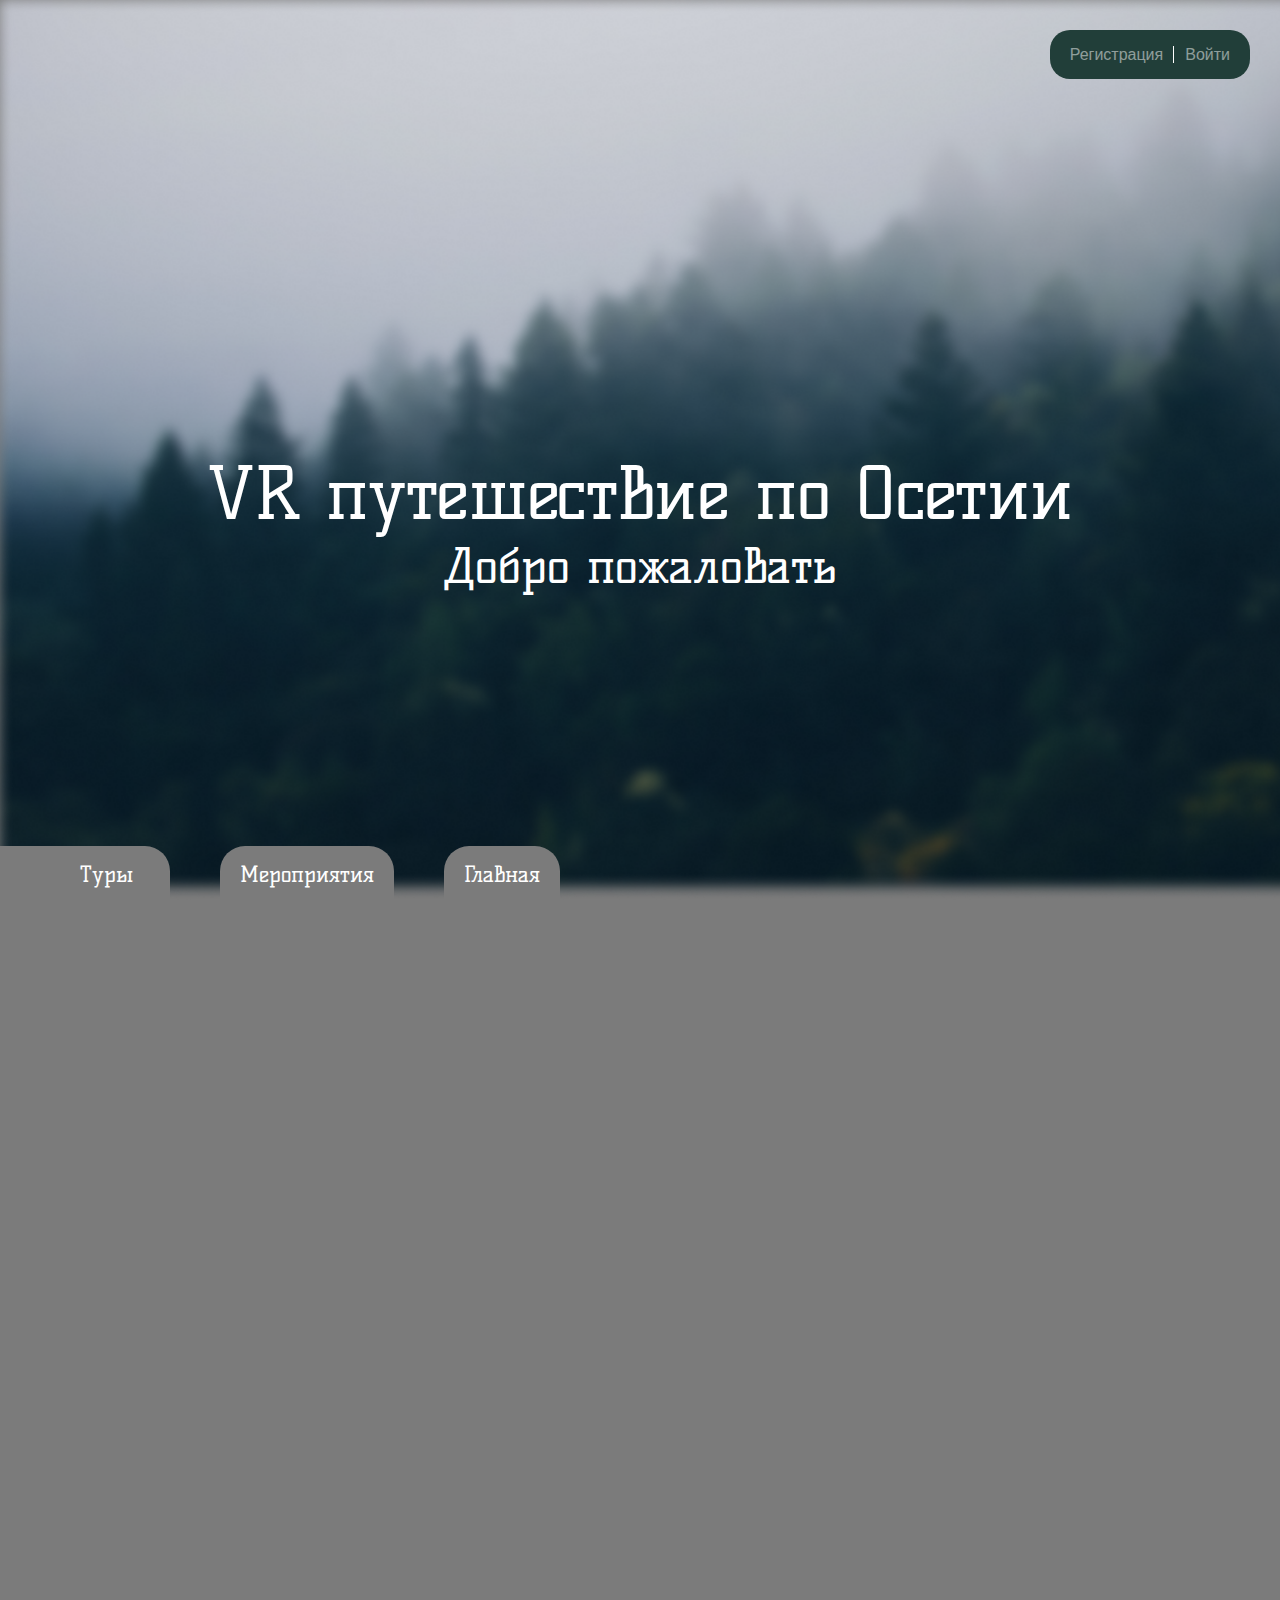
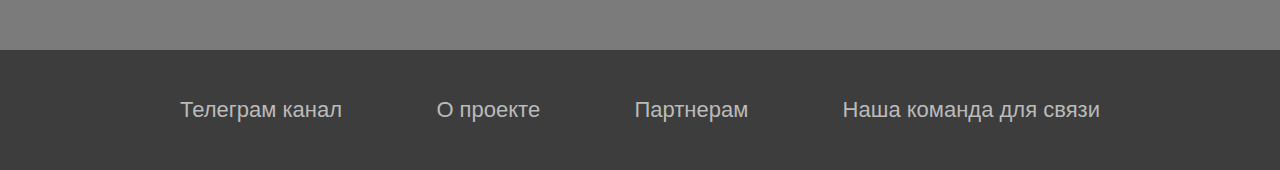
<file: index.html>
<!DOCTYPE html>
<html lang="en">

<head>
    <meta charset="UTF-8">
    <meta name="viewport" content="width=device-width, initial-scale=1.0">
    <link rel="stylesheet" href="assets/css/general.css">
    <link rel="stylesheet" href="assets/css/style.css">

    <!-- Kelly Slab Font -->
    <link rel="preconnect" href="https://fonts.googleapis.com">
    <link rel="preconnect" href="https://fonts.gstatic.com" crossorigin>
    <link href="https://fonts.googleapis.com/css2?family=Kelly+Slab&display=swap" rel="stylesheet">

    <title>Главная</title>

</head>

<body>
    <header>
        <div class="header-bg-img-container">
            <div class="header-menu-buttons">
                <a href="/registartion.html">Регистрация</a>
                <a href="/login.html">Войти</a>
            </div>
            <div class="header-info">
                <p class="header-title">VR путешествие по Осетии</p>
                <p class="header-text">Добро пожаловать</p>
            </div>
            <div class="header-menu">
                <ul>
                    <li><a href="/tours.html">Туры</a></li>
                    <li> <a href="/events.html">Мероприятия</a></li>
                    <li> <a href="/index.html">Главная</a></li>
                </ul>
            </div>
        </div>
    </header>

    <main>
        <div class="main-content">
            <div class="main-img">
                <a href="/landmark-monastir.html"><img src="assets/img/index-imgs/main-img1.jpeg" alt="main attraction img"></a>
                <div class="main-img-descr">
                    <p class="main-img-title">Мужской монастырь</p>
                    <p class="main-img-text">Самая высокогорная православная обитель на территории России. Монастырь был создан 19 апреля 2000 года в Беслане в бывшей гостинице для машинистов поездов.</p>
                </div>
            </div>
            <div class="main-content-attraction-container">
                <a href="/landmark-lavochka.html" class="main-content-attraction-item">
                    <img src="/assets/img/index-imgs/main-img2.jpeg" alt="side attraction img">
                    <div class="attraction-item-descr">
                        <p class="attraction-item-title">Лавочка счастья</p>
                        <p class="attraction-item-text">Это место представляет собой завораживающую панораму заснеженных вершин Главного Кавказского хребта, а внизу слева виднеется река Фиагдон и поселок Верхний Фиагдон.</p>
                    </div>
                </a>
                <a href="/landmark-uastirdzhi.html" class="main-content-attraction-item">
                    <img src="/assets/img/index-imgs/main-img3.jpeg" alt="side attraction img">
                    <div class="attraction-item-descr">
                        <p class="attraction-item-title">Уастырджи</p>
                        <p class="attraction-item-text">Уастырджи имел волшебную силу, мог воскрешать умерших и даже принимать самый разный облик. Согласно сказаниям Уастырджи имел двух жен.</p>
                    </div>
                </a>
                <a href="/landmark-svyatilishe.html" class="main-content-attraction-item">
                    <img src="/assets/img/index-imgs/main-img4.jpeg" alt="side attraction img">
                    <div class="attraction-item-descr">
                        <p class="attraction-item-title">Святилище Реком</p>
                        <p class="attraction-item-text">Одно из древнейших и самое почитаемое в Северной Осетии святилище, расположенное близ Цея, на высоте около 3 км над уровнем моря — это святилище Реком.</p>
                    </div>
                </a>
            </div>
        </div>
    </main>
    <footer>
        <a href="">Телеграм канал</a>
        <a href="">О проекте</a>
        <a href="">Партнерам</a>
        <a href="">Наша команда для связи</a>
    </footer>
    <script src="assets/js/stickyHeader.js"></script>
    <script src="assets/js/appearanceElements.js"></script>
    <script src="assets/js/scrollToTop.js"></script>
</body>

</html>
</file>
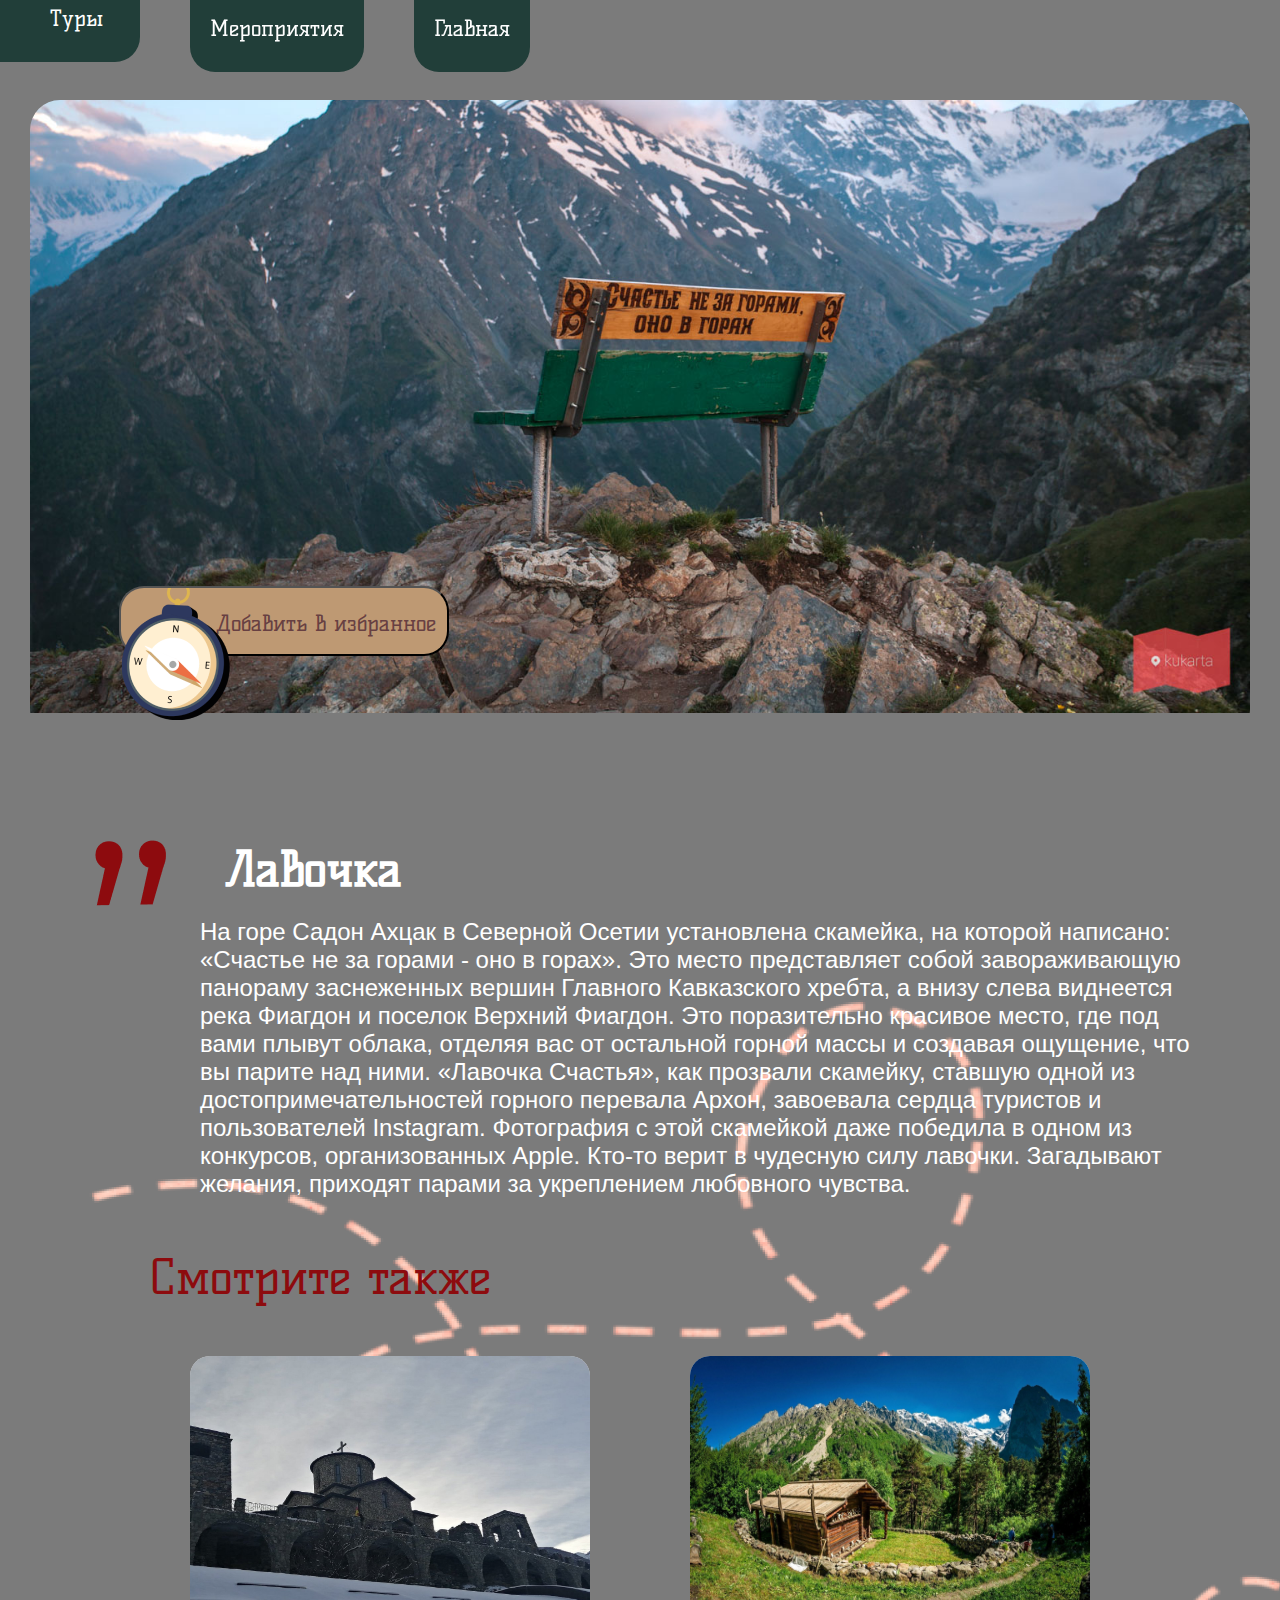
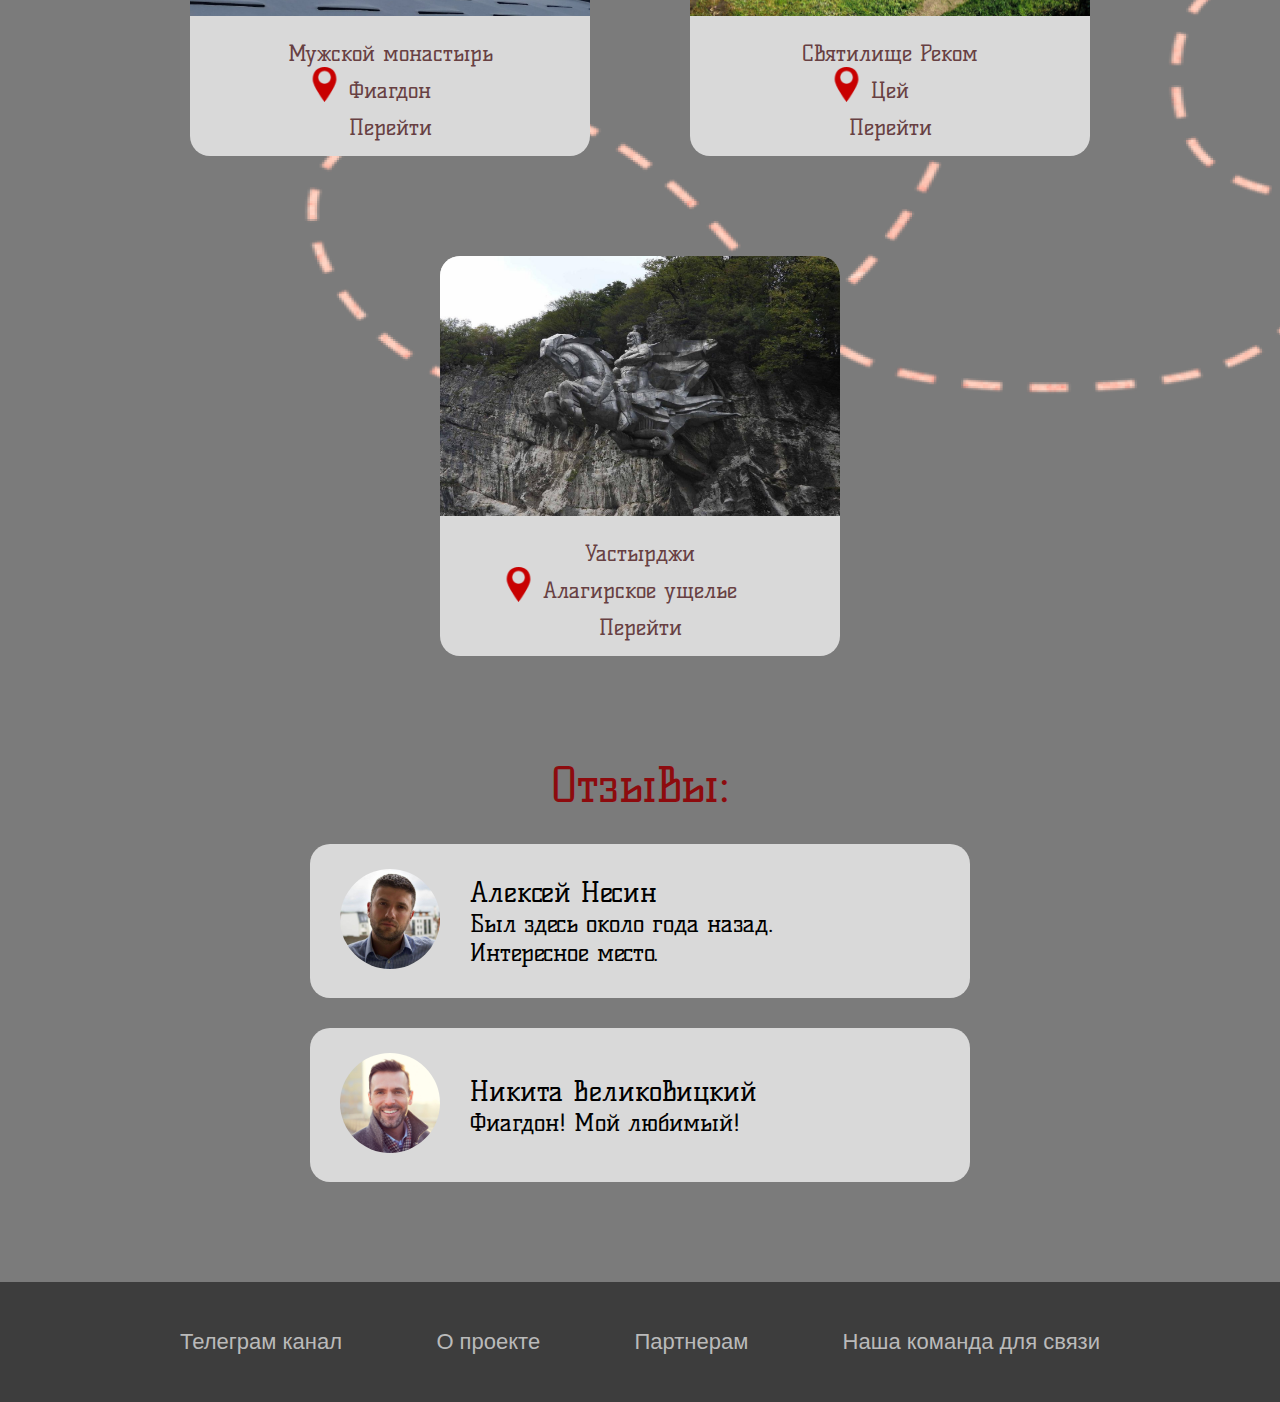
<file: landmark-lavochka.html>
<!DOCTYPE html>
<html lang="en">

<head>
    <meta charset="UTF-8">
    <meta name="viewport" content="width=device-width, initial-scale=1.0">
    <link rel="stylesheet" href="assets/css/landmark.css">
    <link rel="stylesheet" href="assets/css/general.css">

    <!-- Kelly Slab Font -->
    <link rel="preconnect" href="https://fonts.googleapis.com">
    <link rel="preconnect" href="https://fonts.gstatic.com" crossorigin>
    <link href="https://fonts.googleapis.com/css2?family=Kelly+Slab&display=swap" rel="stylesheet">

    <title>Лавочка счастья</title>
</head>

<body>
    <header>
        <div class="header-menu">
            <ul>
                <li><a href="/tours.html">Туры</a></li>
                <li> <a href="/events.html">Мероприятия</a></li>
                <li> <a href="/index.html">Главная</a></li>
            </ul>
        </div>
    </header>
    <main>
        <div class='landmark-img-container lavochka-container'>
            <img src='assets/img/landmark-imgs/lavochka1.jpg' alt='landmark img' />
            <button class='add-favorite-button'>
                <p>Добавить в избранное</p>
            </button>
        </div>
        <div class='landmark-info'>
            <h3 class='landmark-title'>Лавочка</h3>
            <p class='landmark-text'>На горе Садон Ахцак в Северной Осетии установлена скамейка, на которой написано: «Счастье не за горами - оно в горах». Это место представляет собой завораживающую панораму заснеженных вершин Главного Кавказского хребта, а внизу слева виднеется река Фиагдон и поселок Верхний Фиагдон.
                Это поразительно красивое место, где под вами плывут облака, отделяя вас от остальной горной массы и создавая ощущение, что вы парите над ними.
                «Лавочка Счастья», как прозвали скамейку, ставшую одной из достопримечательностей горного перевала Архон, завоевала сердца туристов и пользователей Instagram. Фотография с этой скамейкой даже победила в одном из конкурсов, организованных Apple.
                Кто-то верит в чудесную силу лавочки. Загадывают желания, приходят парами за укреплением любовного чувства.
            </p>
        </div>
        <img src='assets/img/landmark-imgs/background-routes.png' alt='background img' class='background-img-routes' />
        <div class='recomendations'>
            <p class='recomendations-title'>Смотрите также</p>
            <div class='recomendations-content'>
                <div class='recomendations-item'>
                    <img src='/assets/img/landmark-imgs/monastir1.jpeg' alt='' />
                    <div class='recomendations-item-info'>
                        <p class='recomendations-item-name'>Мужской монастырь</p>
                        <p class='recomendations-item-adress'>Фиагдон</p>
                        <a href="/landmark-monastir.html">Перейти</a>
                    </div>
                </div>
                <div class='recomendations-item'>
                    <img src='/assets/img/landmark-imgs/attraction-img4.jpeg' alt='' />
                    <div class='recomendations-item-info'>
                        <p class='recomendations-item-name'>Святилище Реком</p>
                        <p class='recomendations-item-adress'>Цей</p>
                        <a href="/landmark-svyatilishe.html">Перейти</a>
                    </div>
                </div>
                <div class='recomendations-item'>
                    <img src='/assets/img/landmark-imgs/attraction-img3.jpeg' alt='' />
                    <div class='recomendations-item-info'>
                        <p class='recomendations-item-name'>Уастырджи</p>
                        <p class='recomendations-item-adress'>Алагирское ущелье</p>
                        <a href="/landmark-uastirdzhi.html">Перейти</a>
                    </div>
                </div>
            </div>
            <div class="feedback">
                <p class="feedback-title">Отзывы:</p>
                <div class="feedback-item">
                    <div class="feedback-photo">
                        <img src="/assets/img/landmark-imgs/avatar1.jpg" alt="avatar">
                    </div>
                    <div class="feedback-info">
                        <p class="feedback-name">Алексей Несин</p>
                        <p class="feedback-text">Был здесь около года назад. Интересное место.</p>
                    </div>
                </div>
                <div class="feedback-item">
                    <div class="feedback-photo">
                        <img src="/assets/img/landmark-imgs/avatar2.jpg" alt="avatar">
                    </div>
                    <div class="feedback-info">
                        <p class="feedback-name">Никита Великовицкий</p>
                        <p class="feedback-text">Фиагдон! Мой любимый!</p>
                    </div>
                </div>
            </div>
    </main>
    <footer>
        <a href="">Телеграм канал</a>
        <a href="">О проекте</a>
        <a href="">Партнерам</a>
        <a href="">Наша команда для связи</a>
    </footer>
</body>

</html>
</file>
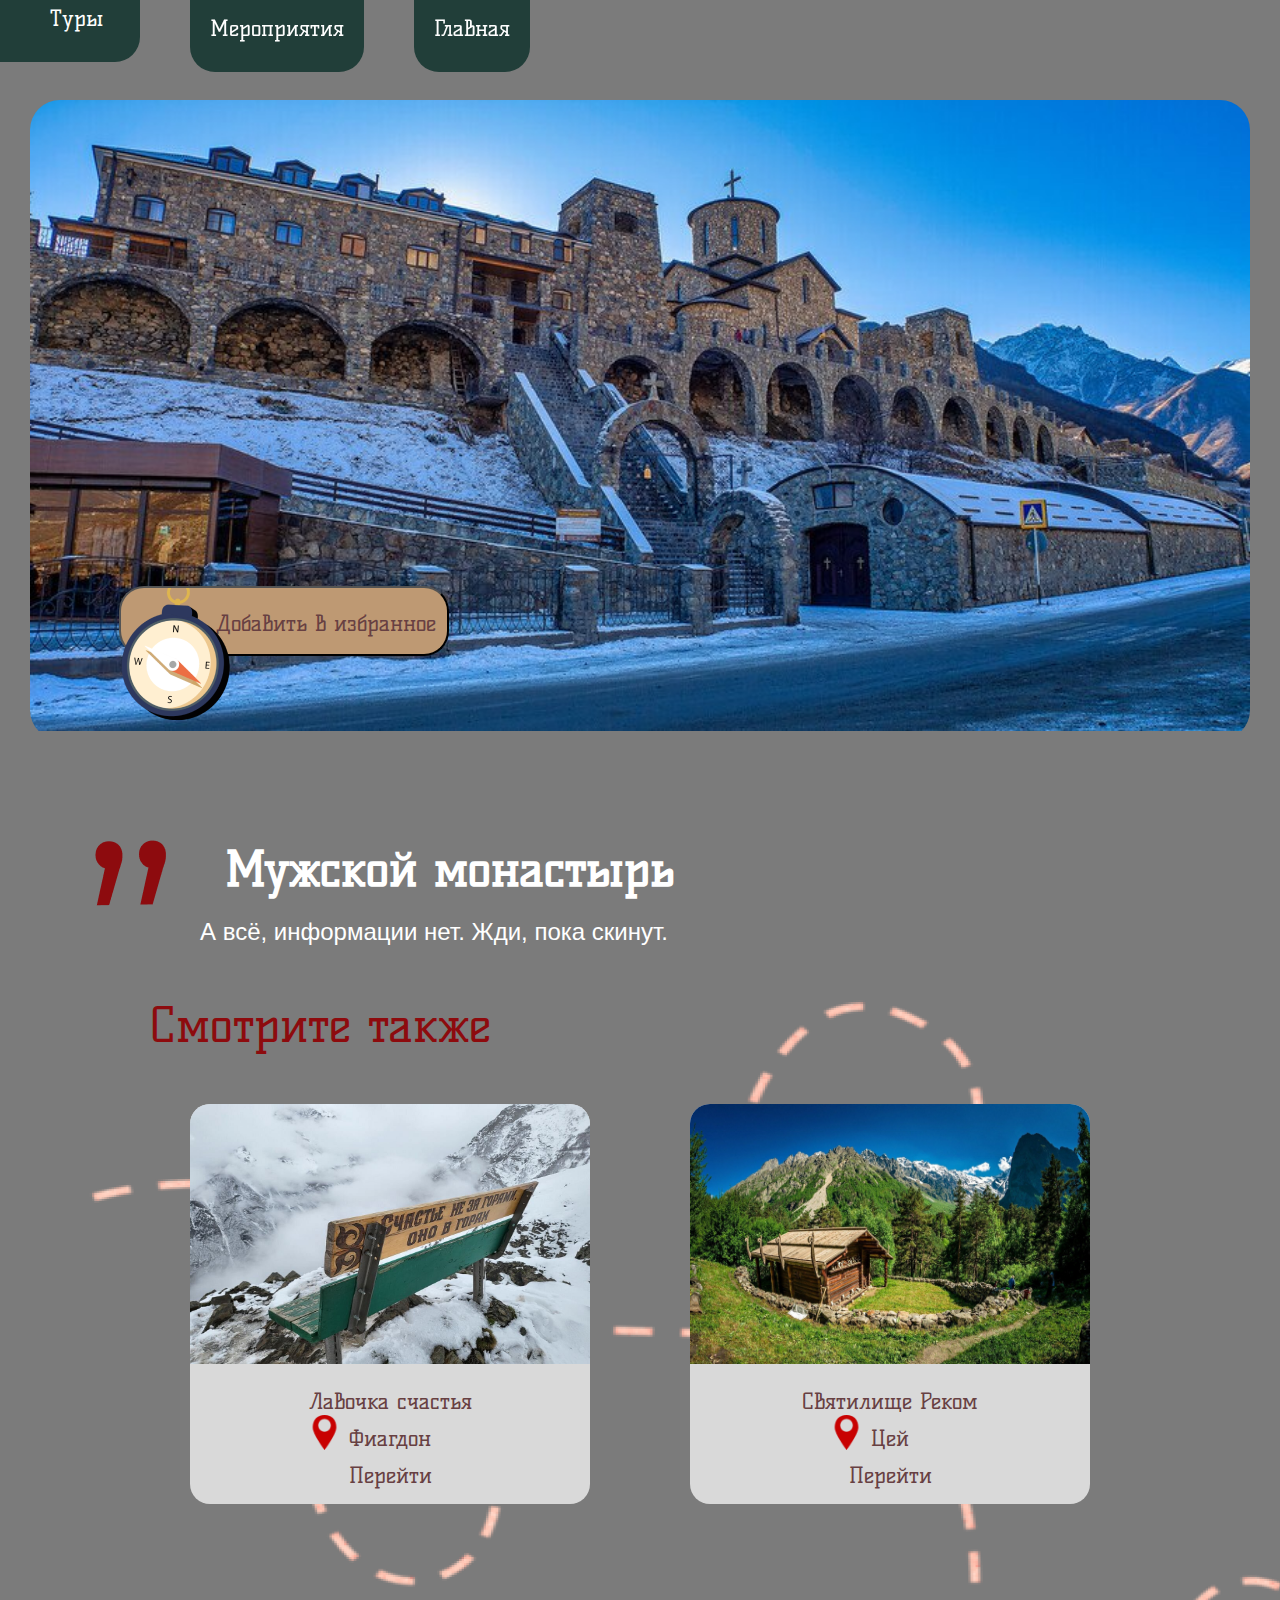
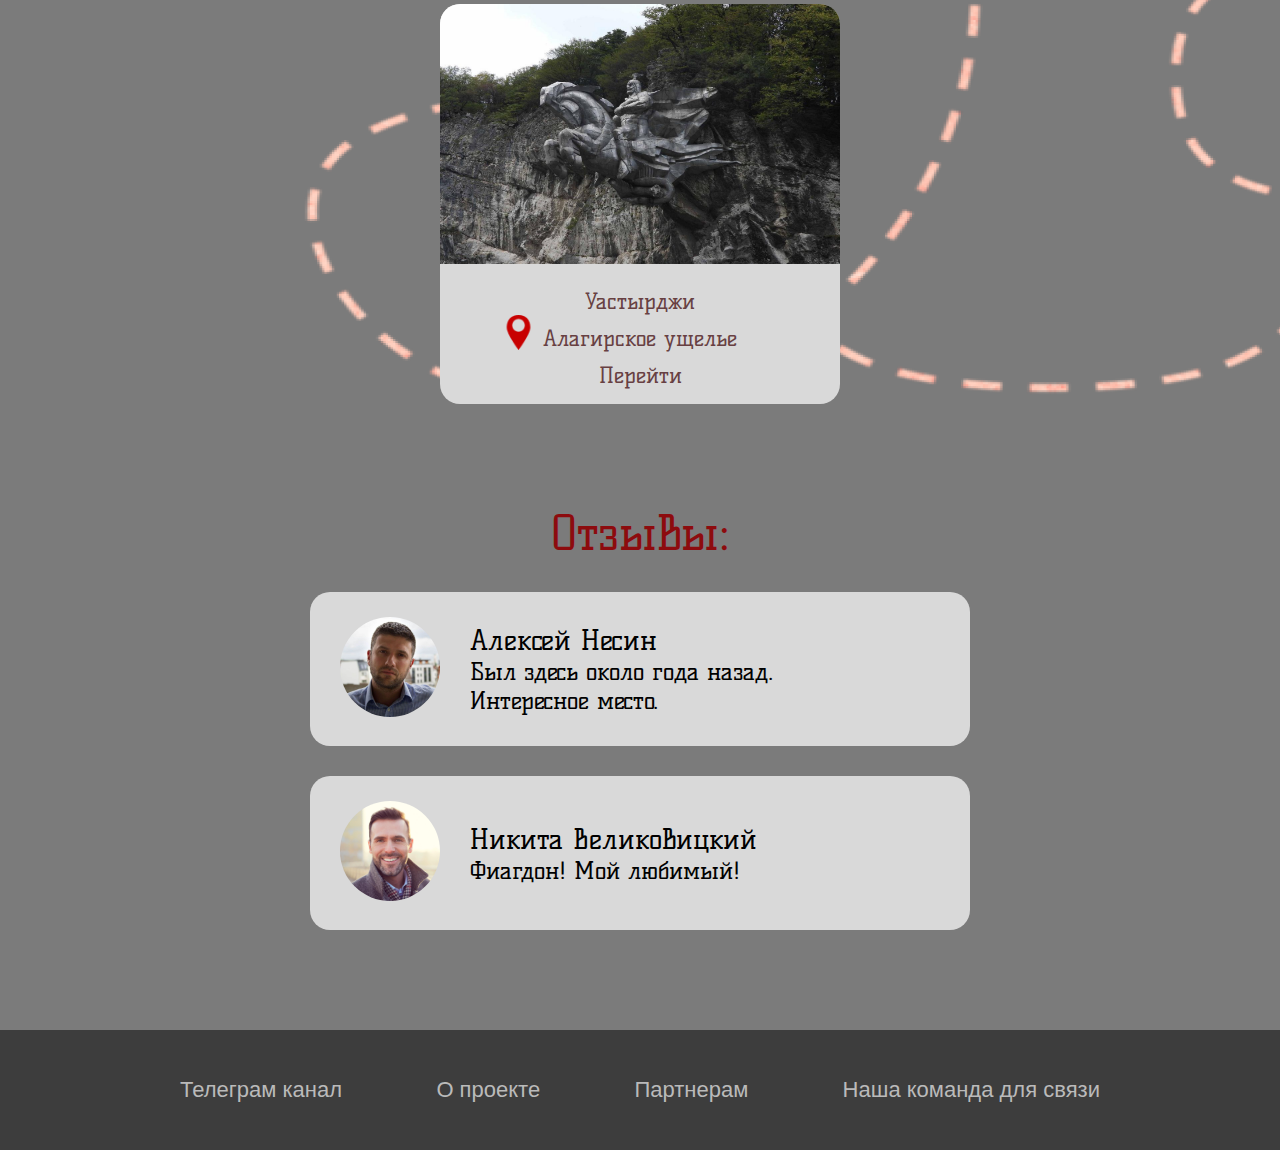
<file: landmark-monastir.html>
<!DOCTYPE html>
<html lang="en">

<head>
    <meta charset="UTF-8">
    <meta name="viewport" content="width=device-width, initial-scale=1.0">
    <link rel="stylesheet" href="assets/css/landmark.css">
    <link rel="stylesheet" href="assets/css/general.css">
    
    <!-- Kelly Slab Font -->
    <link rel="preconnect" href="https://fonts.googleapis.com">
    <link rel="preconnect" href="https://fonts.gstatic.com" crossorigin>
    <link href="https://fonts.googleapis.com/css2?family=Kelly+Slab&display=swap" rel="stylesheet">
    
    <title>Мужской монастырь</title>
</head>

<body>
    <header>
        <div class="header-menu">
            <ul>
                <li><a href="/tours.html">Туры</a></li>
                <li> <a href="/events.html">Мероприятия</a></li>
                <li> <a href="/index.html">Главная</a></li>
            </ul>
        </div>
    </header>
    <main>
        <div class='landmark-img-container'>
            <img src='assets/img/landmark-imgs/monastir.jpeg' alt='landmark img' />
            <button class='add-favorite-button'>
                <p>Добавить в избранное</p>
            </button>
        </div>
        <div class='landmark-info'>
            <h3 class='landmark-title'>Мужской монастырь</h3>
            <p class='landmark-text'>А всё, информации нет. Жди, пока скинут.</p>
        </div>
        <img src='assets/img/landmark-imgs/background-routes.png' alt='background img' class='background-img-routes' />
        <div class='recomendations'>
            <p class='recomendations-title'>Смотрите также</p>
            <div class='recomendations-content'>
                <div class='recomendations-item'>
                    <img src='/assets/img/landmark-imgs/attraction-img2.jpeg' alt='' />
                    <div class='recomendations-item-info'>
                        <p class='recomendations-item-name'>Лавочка счастья</p>
                        <p class='recomendations-item-adress'>Фиагдон</p>
                        <a href="">Перейти</a>
                    </div>
                </div>
                <div class='recomendations-item'>
                    <img src='/assets/img/landmark-imgs/attraction-img4.jpeg' alt='' />
                    <div class='recomendations-item-info'>
                        <p class='recomendations-item-name'>Святилище Реком</p>
                        <p class='recomendations-item-adress'>Цей</p>
                        <a href="">Перейти</a>
                    </div>
                </div>
                <div class='recomendations-item'>
                    <img src='/assets/img/landmark-imgs/attraction-img3.jpeg' alt='' />
                    <div class='recomendations-item-info'>
                        <p class='recomendations-item-name'>Уастырджи</p>
                        <p class='recomendations-item-adress'>Алагирское ущелье</p>
                        <a href="">Перейти</a>
                    </div>
                </div>
            </div>
            <div class="feedback">
                <p class="feedback-title">Отзывы:</p>
                <div class="feedback-item">
                    <div class="feedback-photo">
                        <img src="/assets/img/landmark-imgs/avatar1.jpg" alt="avatar">
                    </div>
                    <div class="feedback-info">
                        <p class="feedback-name">Алексей Несин</p>
                        <p class="feedback-text">Был здесь около года назад. Интересное место.</p>
                    </div>
                </div>
                <div class="feedback-item">
                    <div class="feedback-photo">
                        <img src="/assets/img/landmark-imgs/avatar2.jpg" alt="avatar">
                    </div>
                    <div class="feedback-info">
                        <p class="feedback-name">Никита Великовицкий</p>
                        <p class="feedback-text">Фиагдон! Мой любимый!</p>
                    </div>
                </div>
            </div>
        </main>
        <footer>
            <a href="">Телеграм канал</a>
            <a href="">О проекте</a>
            <a href="">Партнерам</a>
            <a href="">Наша команда для связи</a>
        </footer>
    </body>

</html>
</file>
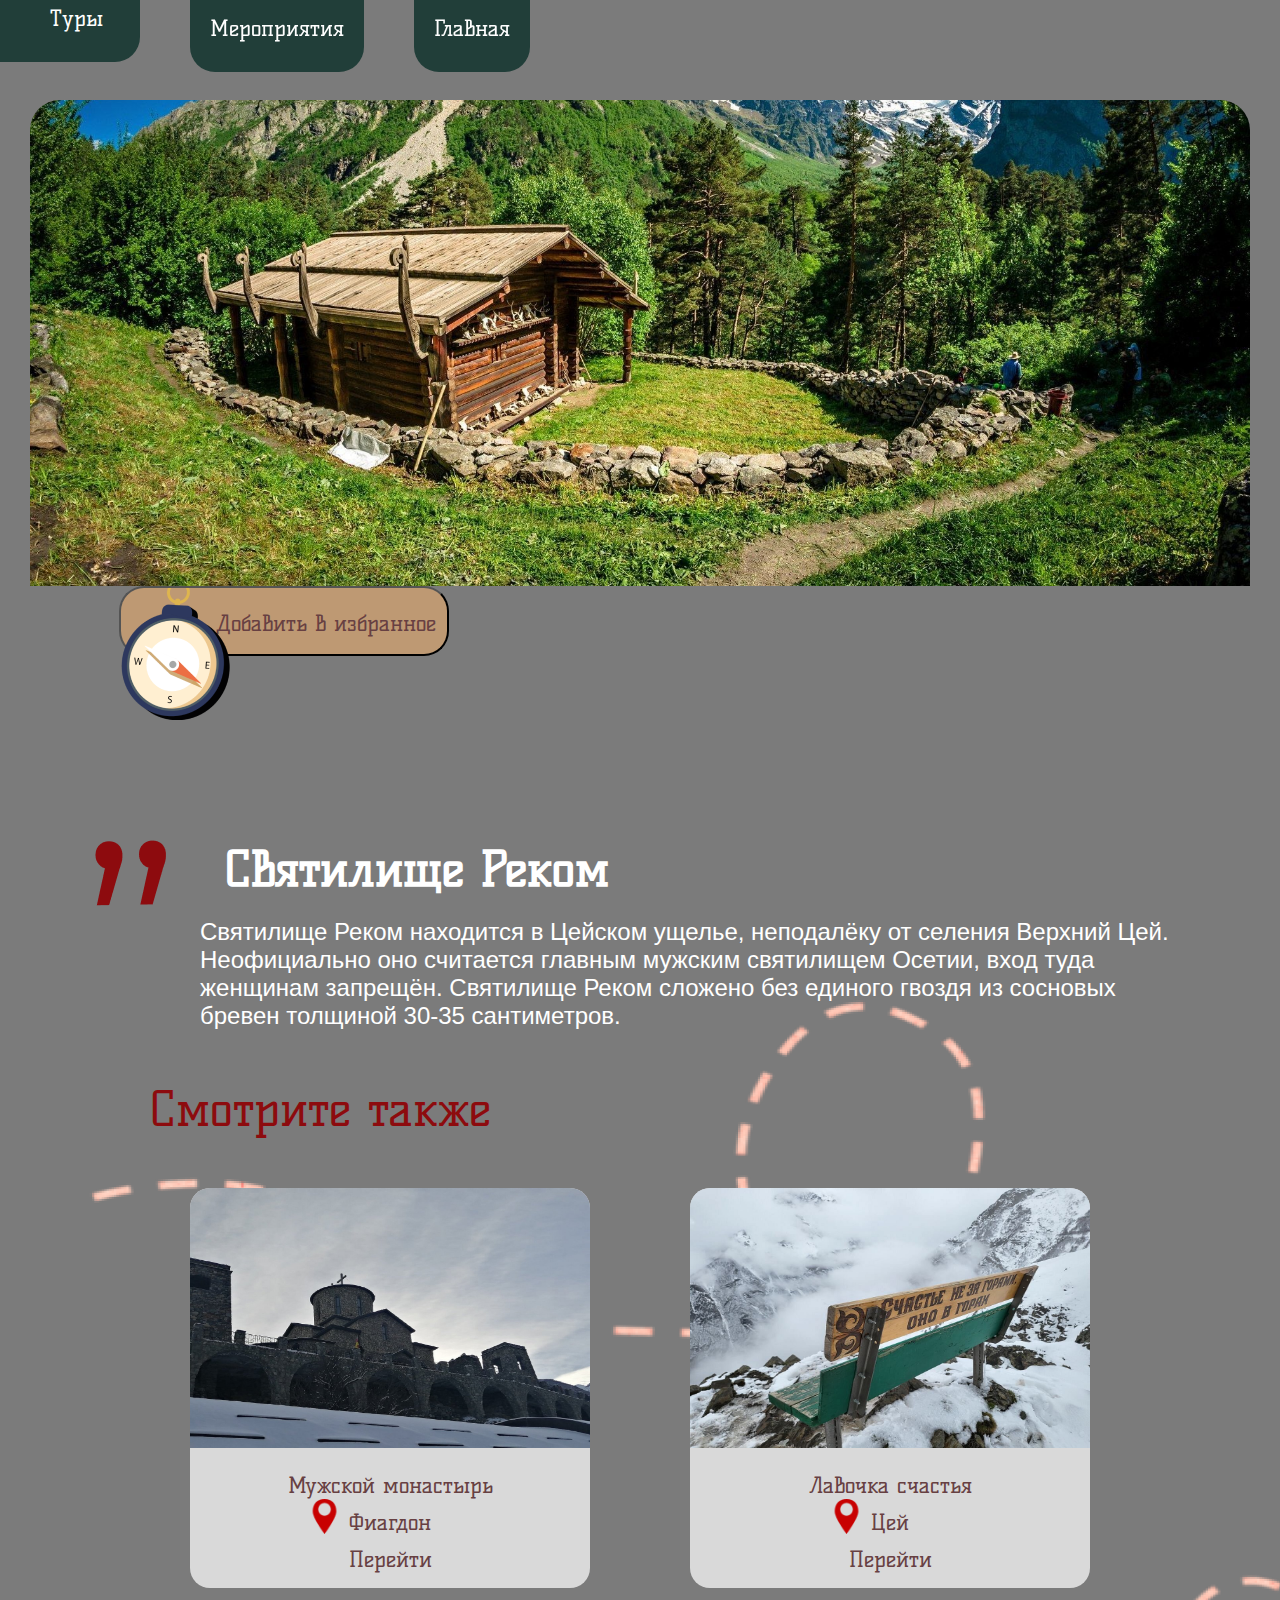
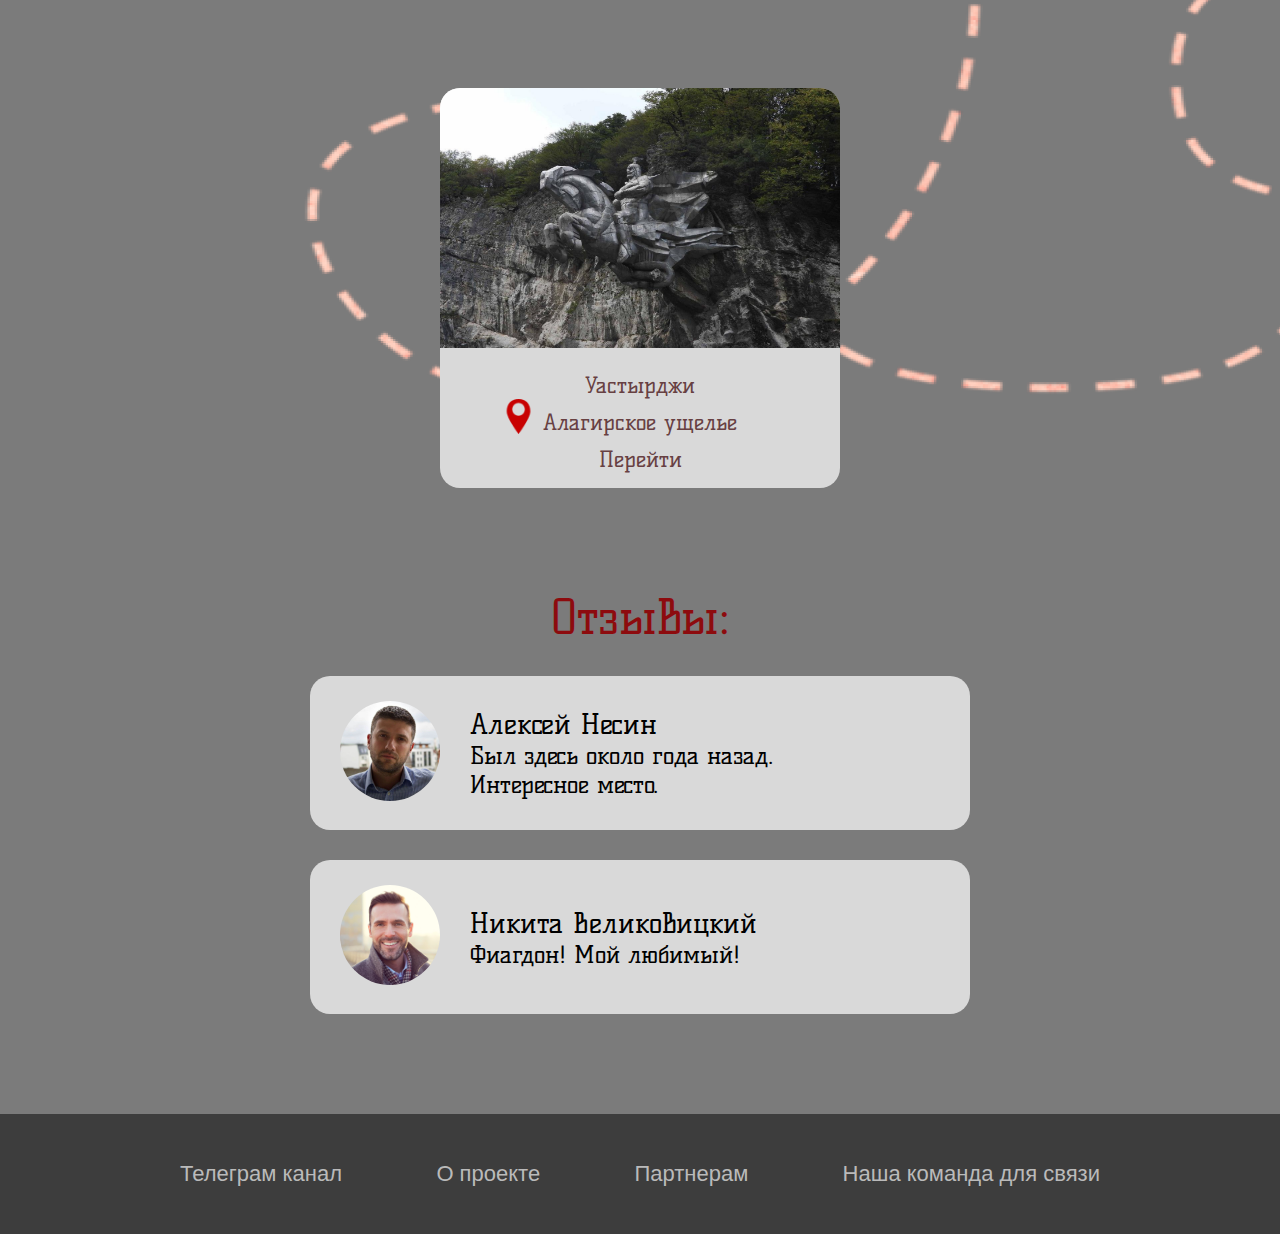
<file: landmark-svyatilishe.html>
<!DOCTYPE html>
<html lang="en">

<head>
    <meta charset="UTF-8">
    <meta name="viewport" content="width=device-width, initial-scale=1.0">
    <link rel="stylesheet" href="assets/css/landmark.css">
    <link rel="stylesheet" href="assets/css/general.css">

    <!-- Kelly Slab Font -->
    <link rel="preconnect" href="https://fonts.googleapis.com">
    <link rel="preconnect" href="https://fonts.gstatic.com" crossorigin>
    <link href="https://fonts.googleapis.com/css2?family=Kelly+Slab&display=swap" rel="stylesheet">

    <title>Святилище Реком</title>
</head>

<body>
    <header>
        <div class="header-menu">
            <ul>
                <li><a href="/tours.html">Туры</a></li>
                <li> <a href="/events.html">Мероприятия</a></li>
                <li> <a href="/index.html">Главная</a></li>
            </ul>
        </div>
    </header>
    <main>
        <div class='landmark-img-container lavochka-container'>
            <img src='assets/img/landmark-imgs/svyatilishe.jpeg' alt='landmark img' />
            <button class='add-favorite-button'>
                <p>Добавить в избранное</p>
            </button>
        </div>
        <div class='landmark-info'>
            <h3 class='landmark-title'>Святилище Реком</h3>
            <p class='landmark-text'>
                Святилище Реком находится в Цейском ущелье, неподалёку от селения Верхний Цей. Неофициально оно считается главным мужским святилищем Осетии, вход туда женщинам запрещён. Святилище Реком сложено без единого гвоздя из сосновых бревен толщиной 30-35 сантиметров.
            </p>
        </div>
        <img src='assets/img/landmark-imgs/background-routes.png' alt='background img' class='background-img-routes' />
        <div class='recomendations'>
            <p class='recomendations-title'>Смотрите также</p>
            <div class='recomendations-content'>
                <div class='recomendations-item'>
                    <img src='/assets/img/landmark-imgs/monastir1.jpeg' alt='' />
                    <div class='recomendations-item-info'>
                        <p class='recomendations-item-name'>Мужской монастырь</p>
                        <p class='recomendations-item-adress'>Фиагдон</p>
                        <a href="/landmark-monastir.html">Перейти</a>
                    </div>
                </div>
                <div class='recomendations-item'>
                    <img src='/assets/img/landmark-imgs/lavochka.jpeg' alt='' />
                    <div class='recomendations-item-info'>
                        <p class='recomendations-item-name'>Лавочка счастья</p>
                        <p class='recomendations-item-adress'>Цей</p>
                        <a href="/landmark-lavochka.html">Перейти</a>
                    </div>
                </div>
                <div class='recomendations-item'>
                    <img src='/assets/img/landmark-imgs/attraction-img3.jpeg' alt='' />
                    <div class='recomendations-item-info'>
                        <p class='recomendations-item-name'>Уастырджи</p>
                        <p class='recomendations-item-adress'>Алагирское ущелье</p>
                        <a href="/landmark-uastirdzhi.html">Перейти</a>
                    </div>
                </div>
            </div>
            <div class="feedback">
                <p class="feedback-title">Отзывы:</p>
                <div class="feedback-item">
                    <div class="feedback-photo">
                        <img src="/assets/img/landmark-imgs/avatar1.jpg" alt="avatar">
                    </div>
                    <div class="feedback-info">
                        <p class="feedback-name">Алексей Несин</p>
                        <p class="feedback-text">Был здесь около года назад. Интересное место.</p>
                    </div>
                </div>
                <div class="feedback-item">
                    <div class="feedback-photo">
                        <img src="/assets/img/landmark-imgs/avatar2.jpg" alt="avatar">
                    </div>
                    <div class="feedback-info">
                        <p class="feedback-name">Никита Великовицкий</p>
                        <p class="feedback-text">Фиагдон! Мой любимый!</p>
                    </div>
                </div>
            </div>
    </main>
    <footer>
        <a href="">Телеграм канал</a>
        <a href="">О проекте</a>
        <a href="">Партнерам</a>
        <a href="">Наша команда для связи</a>
    </footer>
</body>

</html>
</file>
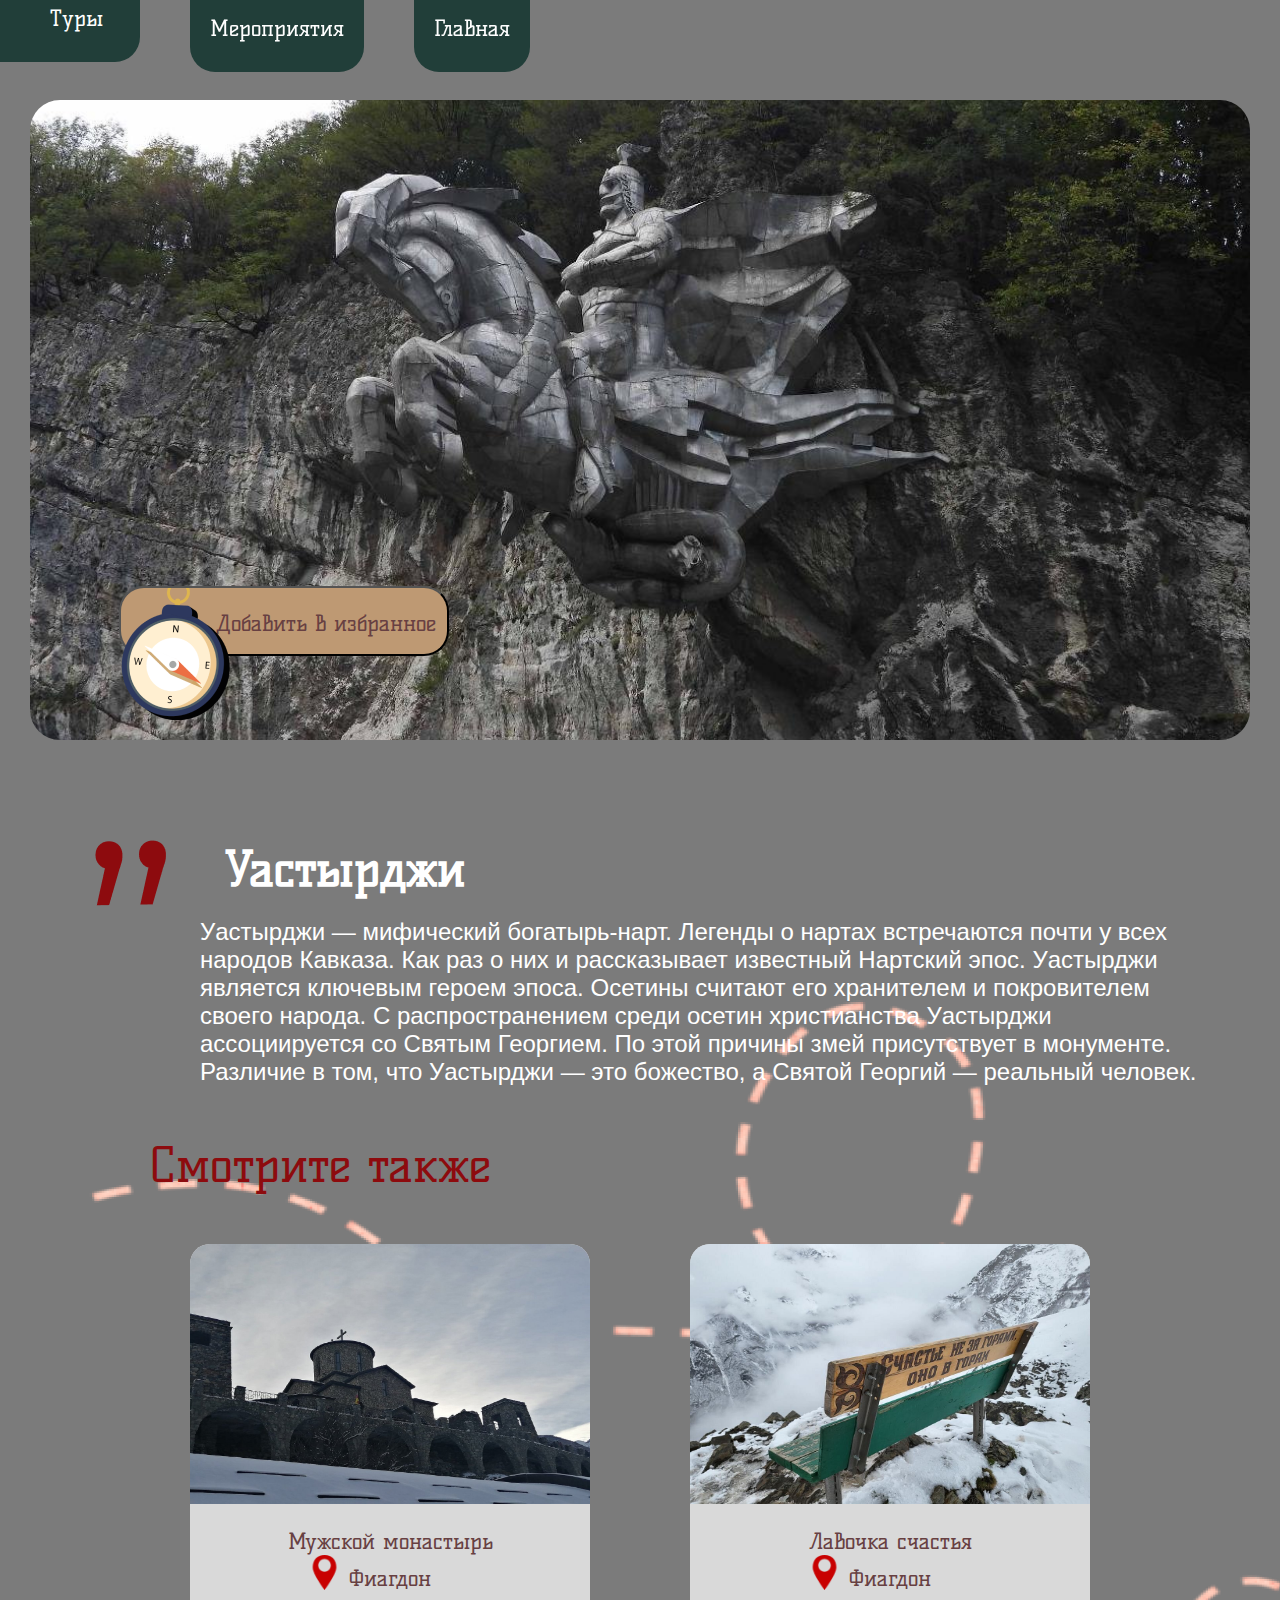
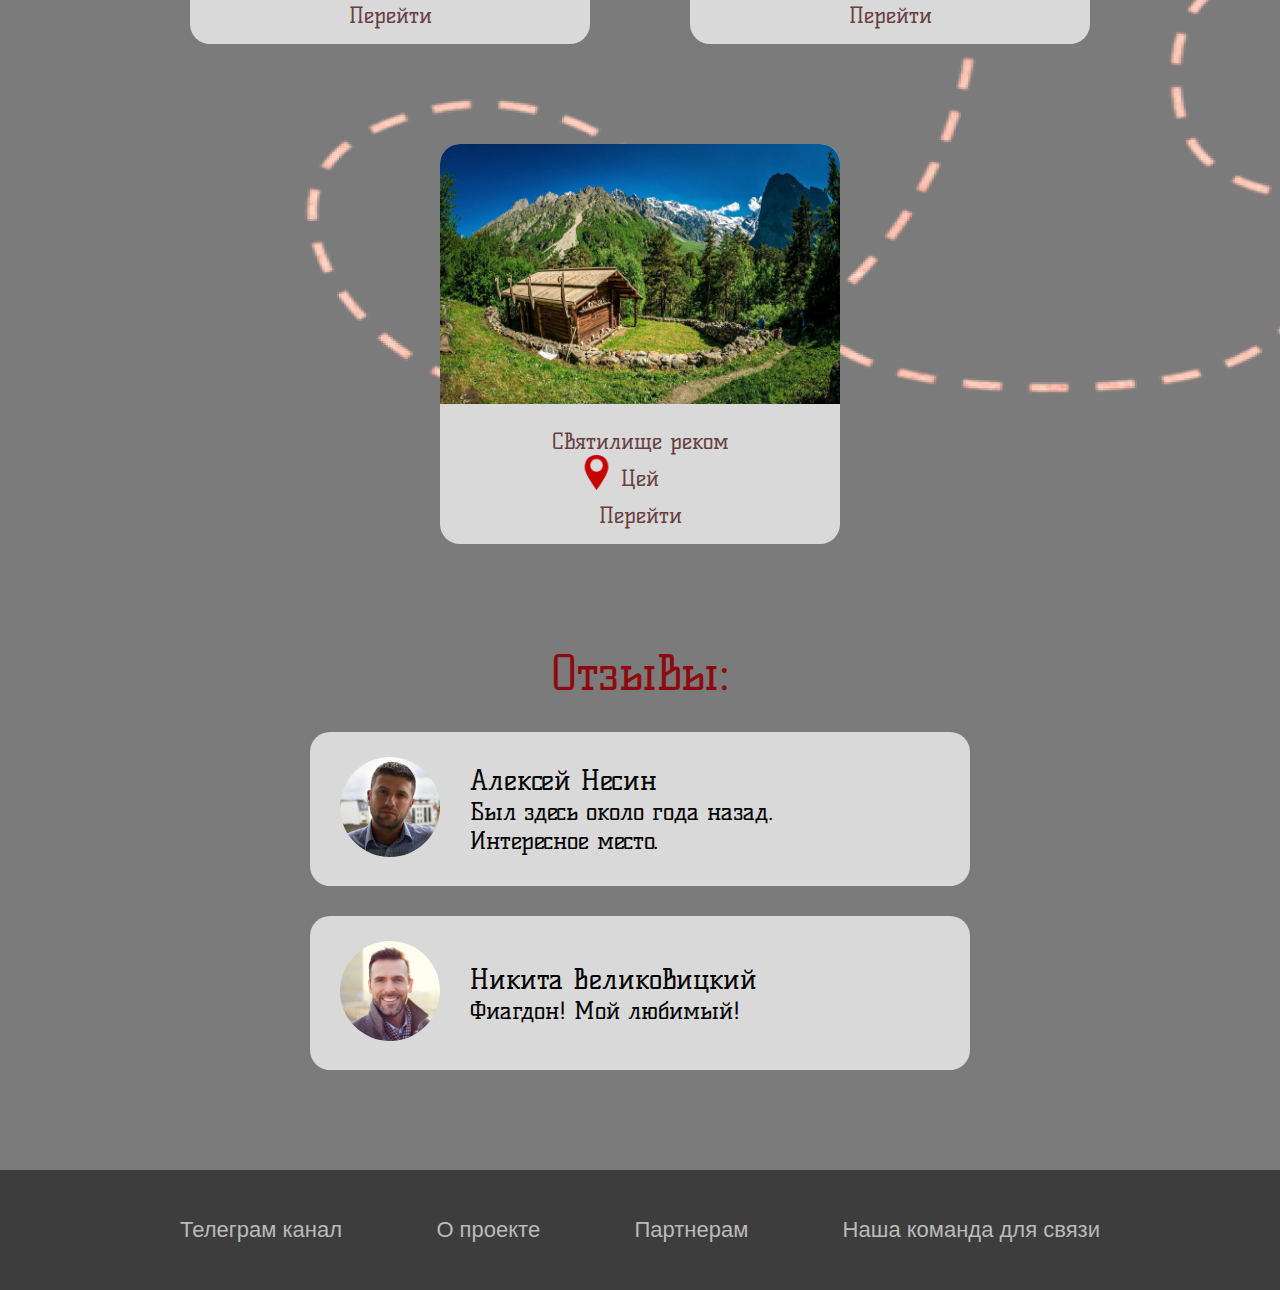
<file: landmark-uastirdzhi.html>
<!DOCTYPE html>
<html lang="en">

<head>
    <meta charset="UTF-8">
    <meta name="viewport" content="width=device-width, initial-scale=1.0">
    <link rel="stylesheet" href="assets/css/landmark.css">
    <link rel="stylesheet" href="assets/css/general.css">

    <!-- Kelly Slab Font -->
    <link rel="preconnect" href="https://fonts.googleapis.com">
    <link rel="preconnect" href="https://fonts.gstatic.com" crossorigin>
    <link href="https://fonts.googleapis.com/css2?family=Kelly+Slab&display=swap" rel="stylesheet">

    <title>Уастырджи</title>
</head>

<body>
    <header>
        <div class="header-menu">
            <ul>
                <li><a href="/tours.html">Туры</a></li>
                <li> <a href="/events.html">Мероприятия</a></li>
                <li> <a href="/index.html">Главная</a></li>
            </ul>
        </div>
    </header>
    <main>
        <div class='landmark-img-container lavochka-container'>
            <img src='assets/img/landmark-imgs/uastirdzhi2.jpeg' alt='landmark img' />
            <button class='add-favorite-button'>
                <p>Добавить в избранное</p>
            </button>
        </div>
        <div class='landmark-info'>
            <h3 class='landmark-title'>Уастырджи</h3>
            <p class='landmark-text'>
                Уастырджи — мифический богатырь-нарт. Легенды о нартах встречаются почти у всех народов Кавказа. Как раз о них и рассказывает известный Нартский эпос. Уастырджи является ключевым героем эпоса. Осетины считают его хранителем и покровителем своего народа.
                С распространением среди осетин христианства Уастырджи ассоциируется со Святым Георгием. По этой причины змей присутствует в монументе. Различие в том, что Уастырджи — это божество, а Святой Георгий — реальный человек.
            </p>
        </div>
        <img src='assets/img/landmark-imgs/background-routes.png' alt='background img' class='background-img-routes' />
        <div class='recomendations'>
            <p class='recomendations-title'>Смотрите также</p>
            <div class='recomendations-content'>
                <div class='recomendations-item'>
                    <img src='/assets/img/landmark-imgs/monastir1.jpeg' alt='' />
                    <div class='recomendations-item-info'>
                        <p class='recomendations-item-name'>Мужской монастырь</p>
                        <p class='recomendations-item-adress'>Фиагдон</p>
                        <a href="/landmark-monastir.html">Перейти</a>
                    </div>
                </div>
                <div class='recomendations-item'>
                    <img src='/assets/img/landmark-imgs/lavochka.jpeg' alt='' />
                    <div class='recomendations-item-info'>
                        <p class='recomendations-item-name'>Лавочка счастья</p>
                        <p class='recomendations-item-adress'>Фиагдон</p>
                        <a href="/landmark-lavochka.html">Перейти</a>
                    </div>
                </div>
                <div class='recomendations-item'>
                    <img src='/assets/img/landmark-imgs/svyatilishe.jpeg' alt='' />
                    <div class='recomendations-item-info'>
                        <p class='recomendations-item-name'>Святилище реком</p>
                        <p class='recomendations-item-adress'>Цей</p>
                        <a href="/landmark-svyatilishe.html">Перейти</a>
                    </div>
                </div>
            </div>
            <div class="feedback">
                <p class="feedback-title">Отзывы:</p>
                <div class="feedback-item">
                    <div class="feedback-photo">
                        <img src="/assets/img/landmark-imgs/avatar1.jpg" alt="avatar">
                    </div>
                    <div class="feedback-info">
                        <p class="feedback-name">Алексей Несин</p>
                        <p class="feedback-text">Был здесь около года назад. Интересное место.</p>
                    </div>
                </div>
                <div class="feedback-item">
                    <div class="feedback-photo">
                        <img src="/assets/img/landmark-imgs/avatar2.jpg" alt="avatar">
                    </div>
                    <div class="feedback-info">
                        <p class="feedback-name">Никита Великовицкий</p>
                        <p class="feedback-text">Фиагдон! Мой любимый!</p>
                    </div>
                </div>
            </div>
    </main>
    <footer>
        <a href="">Телеграм канал</a>
        <a href="">О проекте</a>
        <a href="">Партнерам</a>
        <a href="">Наша команда для связи</a>
    </footer>
</body>

</html>
</file>
<file: assets/css/general.css>
* {
    margin: 0;
    padding: 0;
    font-family: "Kelly Slab", sans-serif;
    color: white;
}

body {
    background-color: #7B7B7B;
}

.header-menu {
    position: fixed;
    top: 0;
    z-index: 10;
}

.header-menu ul {
    display: flex;
    column-gap: 50px;
}

.header-menu ul li {
    padding: 15px 20px 30px 20px;
    background-color: #213E39;
    list-style: none;
    border-radius: 0 0 25px 25px;

    transition: .3s ease transform;
}

.header-menu ul li:first-child {
    border-radius: 0 0 25px 0;
    width: 130px;
}

.header-menu ul li:first-child a {
    margin-left: 60px;
}

.header-menu ul li:hover {
    transform: translateY(-10px);
}

.header-menu ul li a{
    font-size: 22px;
}

a {
    text-decoration: none;
}

footer {
    display: flex;
    justify-content: space-between;
    align-items: center;
    padding: 0 180px;
    height: 120px;
    margin-top: 100px;
    background-color: #3D3D3D;
}

footer a {
    font-family: 'Inter', sans-serif;
    color: #BABABA;
    font-size: 22px;

    transition: .3s ease color;
}

footer a:hover {
    color: #bababa75;
}
</file>
<file: assets/css/style.css>
header {
    position: relative;
    height: 100svh;
}

.header-bg-img-container {
    height: 100svh;
}

.header-bg-img-container::before {
    content: '';
    position: absolute;
    background-image: url(/assets/img/index-imgs/header-img.png);
    background-attachment: fixed;
    background-repeat: no-repeat;
    background-size: cover;
    width: 100%;
    height: 100%;
    z-index: -1;
}

.header-menu {
    position: absolute;
    top: 94%;
}

.header__fixed {
    position: fixed;
    top: 0;
    z-index: 10;
}

.header-menu ul {
    display: flex;
    column-gap: 50px;
}

.header-menu ul li {
    padding: 15px 20px 30px 20px;
    background-color: #7B7B7B;
    list-style: none;
    border-radius: 25px 25px 0 0;

    transition: .3s ease transform, .3s ease background-color;
}

.header-menu ul li:first-child {
    border-radius: 0 25px 0 0;
    width: 130px;
}

.header-menu ul li:first-child a {
    margin-left: 60px;
}

.header-menu ul li:hover {
    transform: translateY(-10px);
}

.header-menu ul li a{
    font-size: 22px;
}

.header-menu-buttons {
    position: absolute;
    right: 30px;
    top: 30px;
    padding: 15px 20px;
    border-radius: 20px;
    background-color: #213E39;
}

.header-menu-buttons a:first-child {
    padding-right: 10px;
    border-right: 1px solid white;
}

.header-menu-buttons a:last-child {
    padding-left: 5px;
}

.header-menu-buttons a {
    font-family: 'Inter', sans-serif;
    color: rgba(255, 255, 255, 0.5);

    transition: .3s ease color;
}

.header-menu-buttons a:hover {
    color: white;
}

.header-info {
    position: absolute;
    text-align: center;
    top: 50%;
    width: 100%;
}

.header-title {
    /* background: linear-gradient(180deg, #353535 0%, #D7D7D7 60%, #FFFFFF);
    background-clip: text;
    -webkit-background-clip: text;
    -webkit-text-fill-color: transparent; */
    color: white;
    font-size: 72px;
}

.header-text {
    text-align: center;
    font-size: 48px;
    /* background: linear-gradient(180deg, #353535 0%, #D7D7D7 60%, #FFFFFF); */
    /* background-clip: text;
    -webkit-background-clip: text;
    -webkit-text-fill-color: transparent; */
    color: white;
}

main {
    padding: 0 60px;
    margin-top: 50px;
    display: flex;
    flex-direction: column;
    align-items: center;
}

.main-content {
    display: flex;
    column-gap: 40px;
}

.main-img {
    position: relative;
    width: 600px;
    height: 600px;
    overflow: hidden;
    border-radius: 25px;
    cursor: pointer;
}

.main-img img {
    position: absolute;
    width: 100%;
    height: 100%;
    z-index: 1;

    transition: .3s ease transform;
}

.main-img img:hover {
    transform: scale(1.1);
}

.main-img-descr {
    position: absolute;
    top: 70%;
    left: 10%;
    z-index: 2;
}

.main-img-title {
    font-size: 48px;
}

.main-img-text {
    font-size: 20px;
    font-family: 'inter', sans-serif;
    margin-top: 20px;
}

.main-content-attraction-item {
    width: 650px;
    height: 220px;
    display: flex;
}


.main-content-attraction-container {
    display: flex;
    flex-direction: column;
    justify-content: center;;
    row-gap: 20px;
    height: 600px;
}

.main-content-attraction-item {
    border-radius: 10px;
    background-color: #213E39;
    display: flex;
    align-items: center;
    column-gap: 40px;
    cursor: pointer;
    overflow: hidden;

    transition: .3s ease box-shadow, .3s ease transform;
}

.main-content-attraction-item:hover {
    transform: translateY(4px);
    box-shadow: 0 0 4px 3px rgba(0, 0, 0, 0.382);
}

.main-content-attraction-item img {
    width: 220px;
    height: 100%;
}

.attraction-item-title {
    font-size: 32px;
}

.attraction-item-text {
    font-size: 16px;
    width: 90%;
    margin-top: 20px;
    font-family: 'Inter', sans-serif;
}

.main-img {
    opacity: 0;
    transform: translateY(50px);
    transition: .6s ease opacity, .6s ease transform;
}

.main-content-attraction-item {
    opacity: 0;
    transform: translateY(50px);
}
</file>
<file: assets/css/landmark.css>
body {
    margin: 0;
    background-color: #7B7B7B;
}

main {
    margin-top: 0px !important;
}

.header-menu ul li:first-child {
    margin-left: -30px;
}

.landmark-img-container {
    position: relative;
    height: 640px;
    z-index: 0;
    margin: 100px 30px 30px 30px;
    border-radius: 30px;
    overflow: hidden;
}

.landmark-img-container img {
    position: absolute;
    width: 100%;
}

.lavochka-container img {
    top: -200px;
}

.add-favorite-button {
    position: relative;
    font-size: 22px;
    z-index: 1;
    width: 330px;
    height: 70px;
    border-radius: 25px;
    padding: 5px 20px 0 5px;
    background-color: #BE9973;
    top: 486px;
    left: 89px;
    cursor: pointer;
}

.add-favorite-button p {
    margin-left: 90px;
    text-wrap: nowrap;
    color: #674042;
    font-family: "Kelly Slab", sans-serif;
}

.add-favorite-button::before {
    content: '';
    position: absolute;
    background-image: url(/assets/img/landmark-imgs/compass.png);
    background-repeat: no-repeat;
    width: 109px;
    height: 132px;
    left: 0;
    top: 0;
    overflow: hidden;
}

.landmark-info {
    padding: 0 200px;
    margin-top: 100px;
    color: white;
}

.landmark-title {
    position: relative;
    font-size: 48px;
    margin-left: 25px;
}

.landmark-title::before {
    position: absolute;
    content: '';
    width: 80px;
    height: 87px;
    background-image: url(/assets/img/landmark-imgs/qoutation-marks.png);
    background-repeat: no-repeat;
    left: -130px;
}

.landmark-text {
    font-size: 24px;
    width: 1000px;
    margin-top: 20px;
    font-family: "Inter", sans-serif;
}

.landmark-menu {
    display: flex;
    gap: 70px;
    padding: 50px 200px;
    flex-wrap: wrap;
}

.background-img-routes {
    position: absolute;
    top: 1000px;
    right: 0;
    width: 1200px;
    height: 1000px;
    z-index: -1;
}

.recomendations {
    padding: 0 150px;
    margin-top: 50px;
}

.recomendations-title {
    font-size: 48px;
    font-family: "Kelly Slab", sans-serif;
    color: #8D0B0E;
}

.recomendations-content {
    display: flex;
    flex-wrap: wrap;
    justify-content: center;
    gap: 100px;
    margin-top: 50px;
}

.recomendations-item {
    width: 400px;
    height: 400px;
    background-color: #D9D9D9;
    border-radius: 20px;
    overflow: hidden;
}

.recomendations-item img {
    width: 400px;
    height: 260px;
}

.recomendations-item p, .recomendations-item-info a {
    font-size: 22px;
    margin: 0;
    color: #674042;
}

.recomendations-item-info {
    display: flex;
    flex-direction: column;
    align-items: center;
    row-gap: 10px;
    padding: 20px 0;
    box-sizing: border-box;
}

.recomendations-item-info a {
    position: relative;
    cursor: pointer;
}

.recomendations-item-adress {
    position: relative;
    text-align: center;
}

.recomendations-item-adress::before {
    content: '';
    position: absolute;
    background-image: url(/assets/img/landmark-imgs/adress-icon.png);
    background-repeat: no-repeat;
    background-size: contain;
    width: 35px;
    height: 35px;
    left: -40px;
    top: -10px;
}

.recomendations-item-info button::before {
    content: '';
    position: absolute;
    background-image: url(/assets/img/landmark-imgs/add-to-favorite-icon.png);
    background-repeat: no-repeat;
    background-size: contain;
    width: 30px;
    height: 30px;
    left: -40px;
    top: -5px;
}

.feedback {
    margin-top: 100px;;
    display: flex;
    flex-direction: column;
    align-items: center;
    row-gap: 30px;
}

.feedback-title {
    text-align: center;
    font-size: 48px;
    color: #8D0B0E;
}

.feedback-item {
    padding: 25px 30px;
    width: 600px;
    background-color: #D9D9D9;
    border-radius: 20px;
    display: flex;
    column-gap: 30px;
    align-items: center;
}

.feedback-photo img {
    width: 100px;
    height: 100px;
    overflow: hidden;
    border-radius: 100%;
}

.feedback-info {
    font-family: "Kelly Slab", sans-serif;
}

.feedback-name {
    font-size: 28px;
    color: black;
}

.feedback-text {
    color: black;
    font-size: 24px;
    width: 400px;
}
</file>
